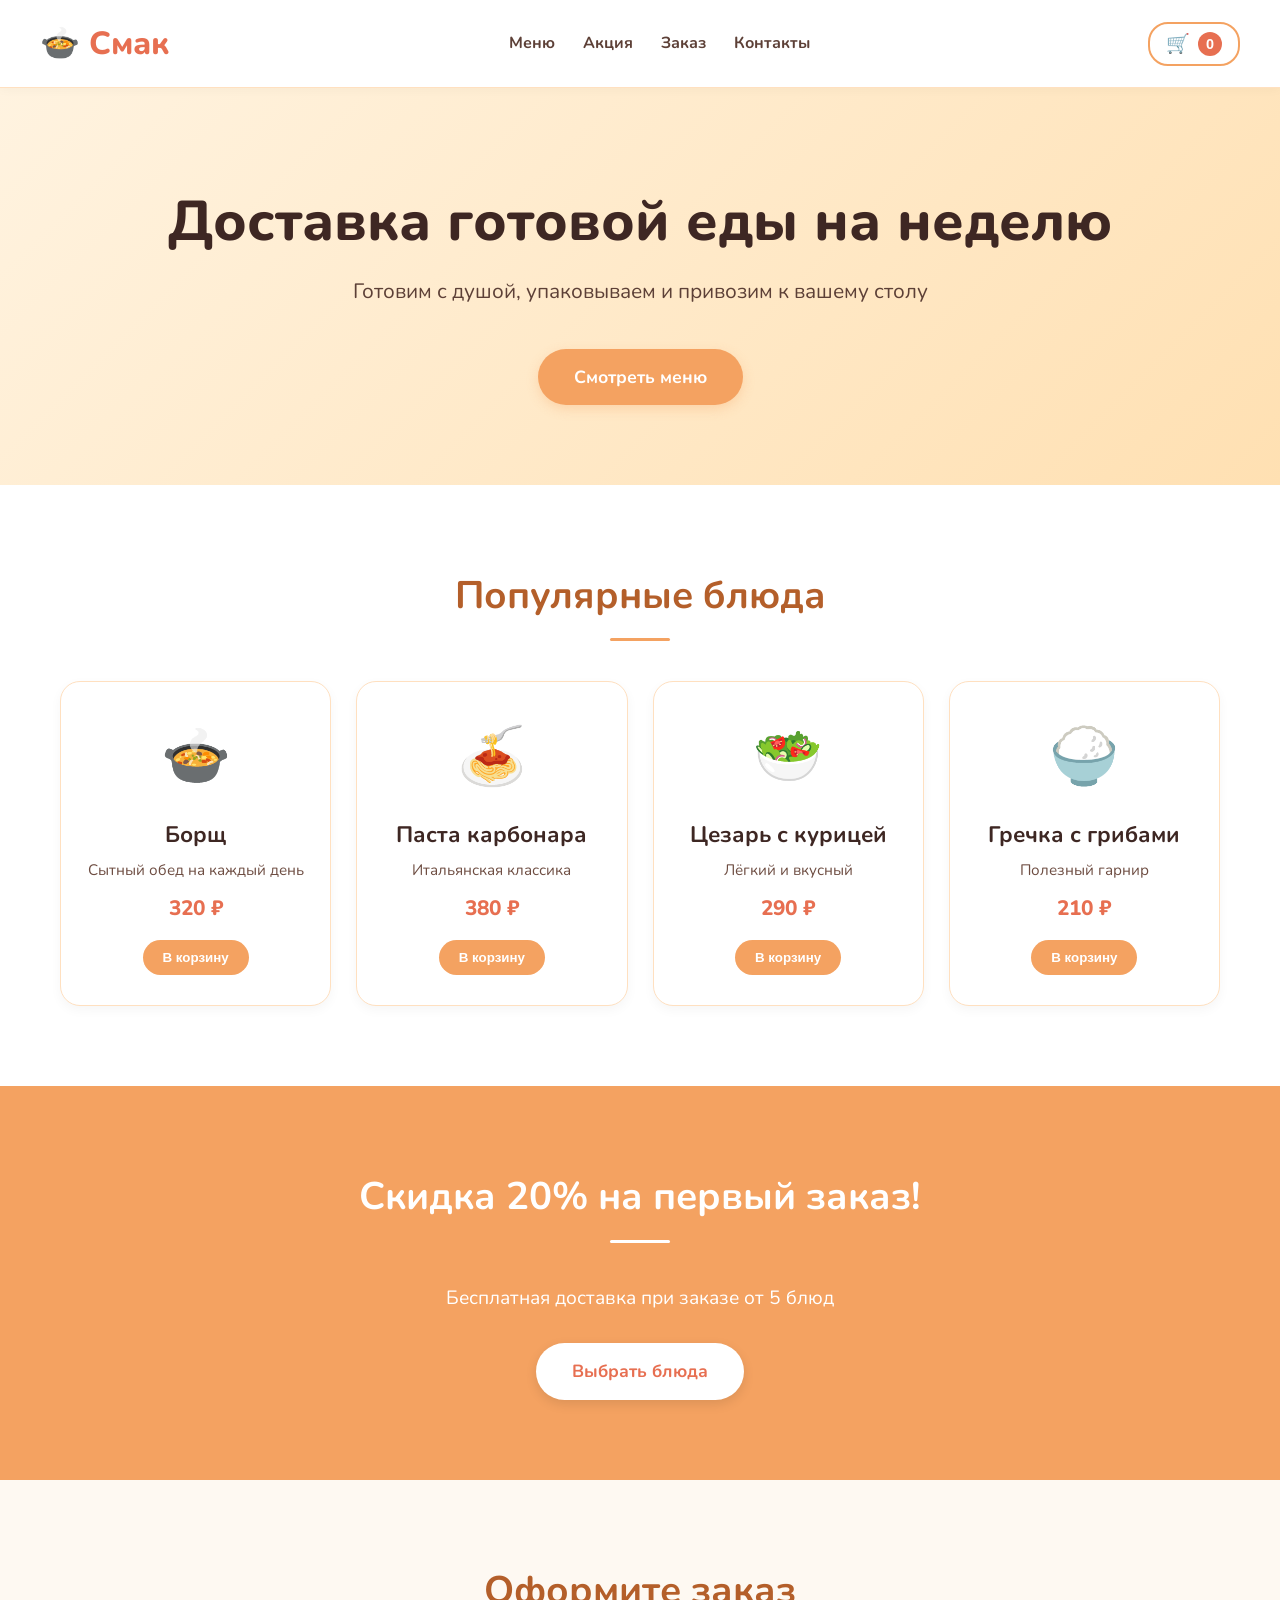
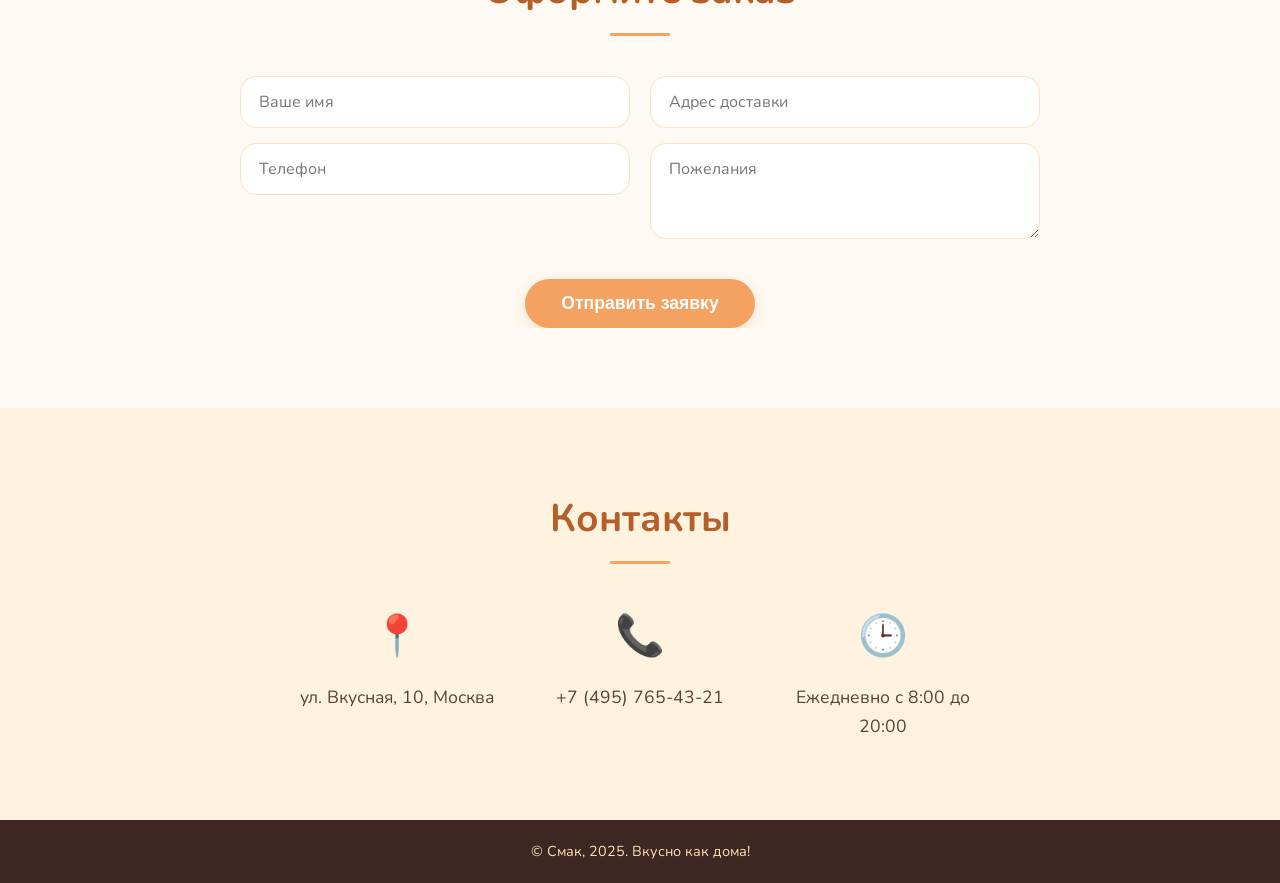
<file: smak/index.html>
<!DOCTYPE html>
<html lang="ru">
<head>
    <meta charset="UTF-8">
    <meta name="viewport" content="width=device-width, initial-scale=1.0">
    <title>Смак — доставка готовой еды на неделю</title>
    <link rel="preconnect" href="https://fonts.googleapis.com">
    <link rel="preconnect" href="https://fonts.gstatic.com" crossorigin>
    <link href="https://fonts.googleapis.com/css2?family=Nunito:wght@400;600;700;800&display=swap" rel="stylesheet">
    <link rel="stylesheet" href="style.css">
</head>
<body>
    <header class="header">
        <div class="container header__inner">
            <a href="#" class="logo">🍲 Смак</a>
            <nav class="nav">
                <a href="#menu">Меню</a>
                <a href="#sale">Акция</a>
                <a href="#order">Заказ</a>
                <a href="#contacts">Контакты</a>
            </nav>
            <!-- Кнопка корзины -->
            <button class="cart-btn" id="cartBtn">
                🛒 <span class="cart-count" id="cartCount">0</span>
            </button>
        </div>
    </header>

    <main>
        <!-- Hero -->
        <section class="hero">
            <div class="container">
                <h1>Доставка готовой еды на неделю</h1>
                <p>Готовим с душой, упаковываем и привозим к вашему столу</p>
                <a href="#menu" class="btn">Смотреть меню</a>
            </div>
        </section>

        <!-- Меню -->
        <section id="menu" class="section menu">
            <div class="container">
                <h2>Популярные блюда</h2>
                <div class="menu-grid" id="menuGrid">
                    <!-- Карточки будут вставлены через JS -->
                </div>
            </div>
        </section>

        <!-- Акция -->
        <section id="sale" class="section sale">
            <div class="container">
                <h2>Скидка 20% на первый заказ!</h2>
                <p>Бесплатная доставка при заказе от 5 блюд</p>
                <a href="#menu" class="btn btn-inverse">Выбрать блюда</a>
            </div>
        </section>

        <!-- Форма заказа -->
        <section id="order" class="section order">
            <div class="container">
                <h2>Оформите заказ</h2>
                <form id="orderForm" class="form">
                    <div class="form__col">
                        <input type="text" id="name" placeholder="Ваше имя" required>
                        <input type="tel" id="phone" placeholder="Телефон" required>
                    </div>
                    <div class="form__col">
                        <input type="text" id="address" placeholder="Адрес доставки" required>
                        <textarea id="comment" rows="3" placeholder="Пожелания"></textarea>
                    </div>
                    <button type="submit" class="btn form__btn">Отправить заявку</button>
                </form>
                <div id="orderMessage" class="form-message"></div>
            </div>
        </section>

        <!-- Контакты -->
        <section id="contacts" class="section contacts">
            <div class="container">
                <h2>Контакты</h2>
                <div class="contacts__grid">
                    <div class="contact-item">
                        <span class="contact-icon">📍</span>
                        <p>ул. Вкусная, 10, Москва</p>
                    </div>
                    <div class="contact-item">
                        <span class="contact-icon">📞</span>
                        <p>+7 (495) 765-43-21</p>
                    </div>
                    <div class="contact-item">
                        <span class="contact-icon">🕒</span>
                        <p>Ежедневно с 8:00 до 20:00</p>
                    </div>
                </div>
            </div>
        </section>
    </main>

    <!-- Модальное окно корзины -->
    <div class="cart-modal" id="cartModal">
        <div class="cart-modal__content">
            <span class="cart-modal__close" id="cartClose">&times;</span>
            <h2>Корзина</h2>
            <div id="cartItems" class="cart-items">
                <!-- Список блюд -->
            </div>
            <div class="cart-total">
                Итого: <span id="cartTotal">0</span> ₽
            </div>
            <button class="btn cart-order-btn" id="cartOrderBtn">Оформить заказ</button>
        </div>
    </div>

    <footer class="footer">
        <div class="container">
            <p>© Смак, 2025. Вкусно как дома!</p>
        </div>
    </footer>

    <script src="script.js"></script>
</body>
</html>
</file>
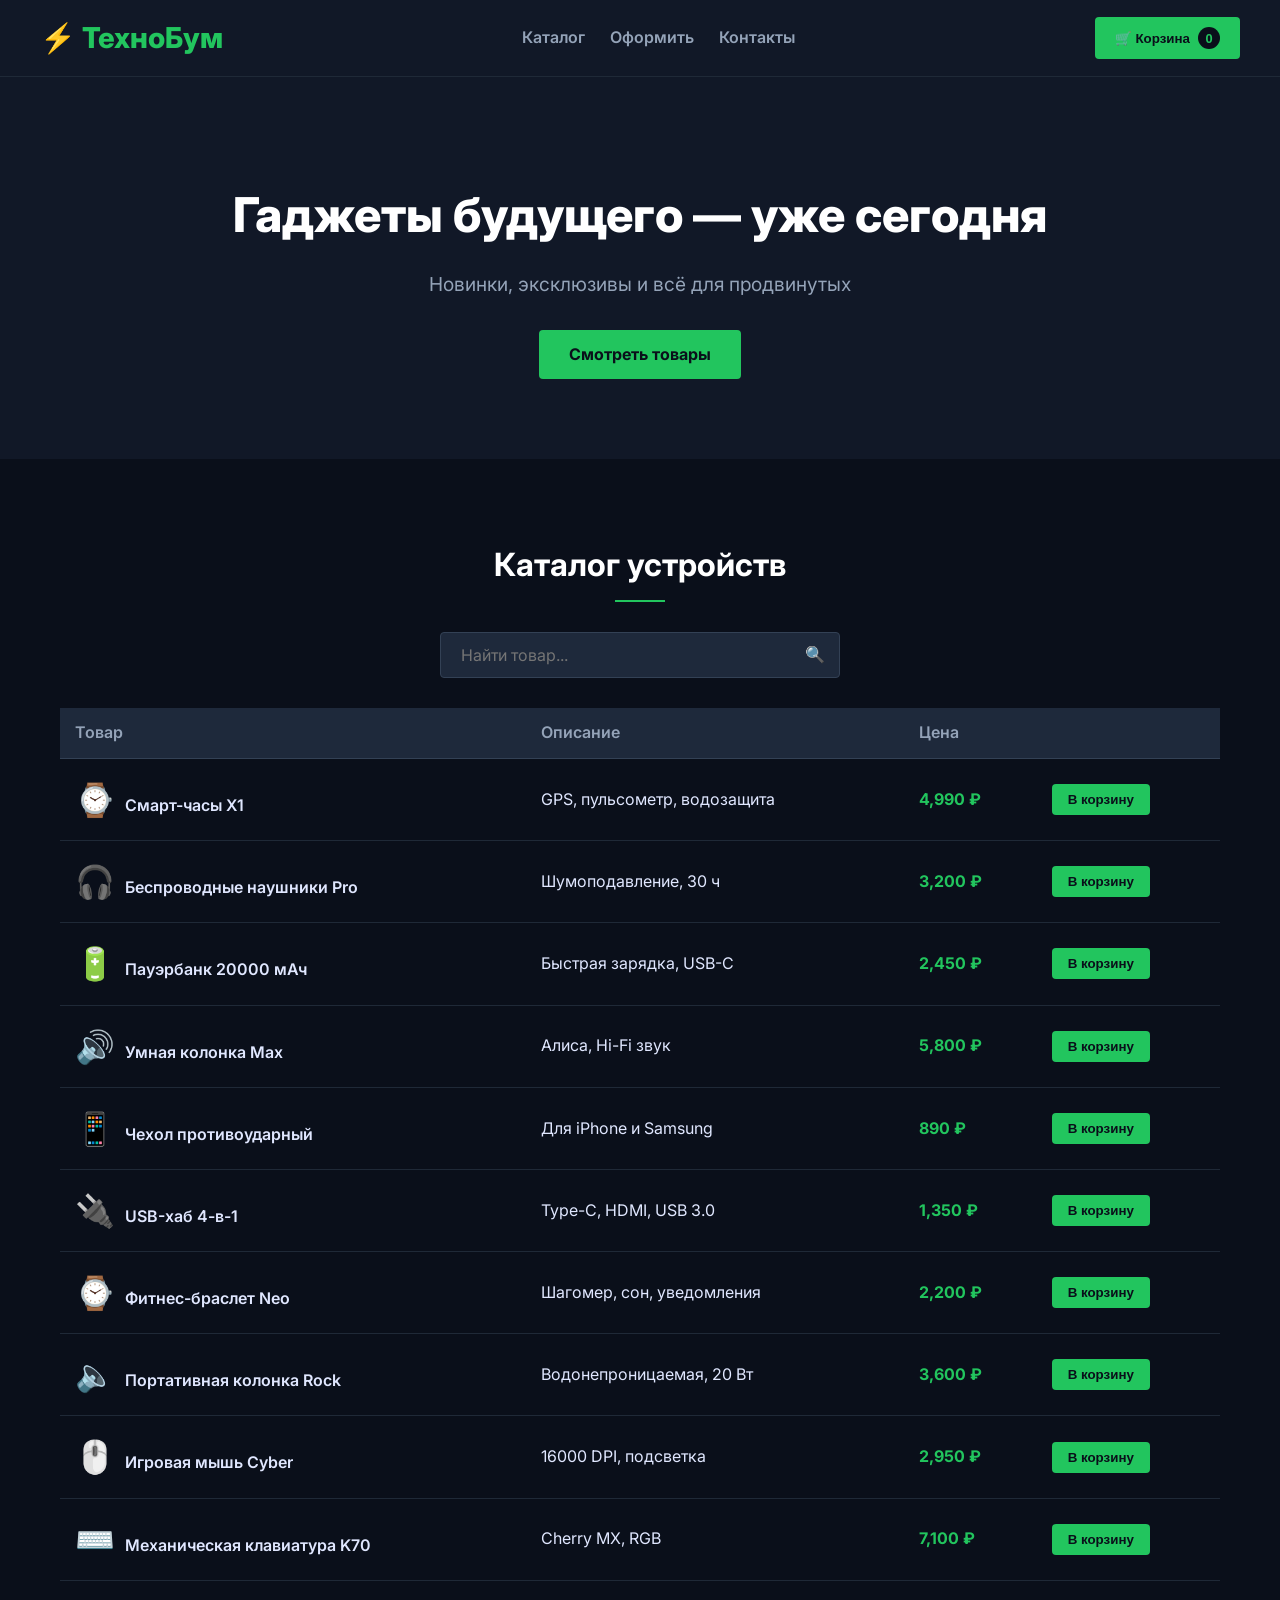
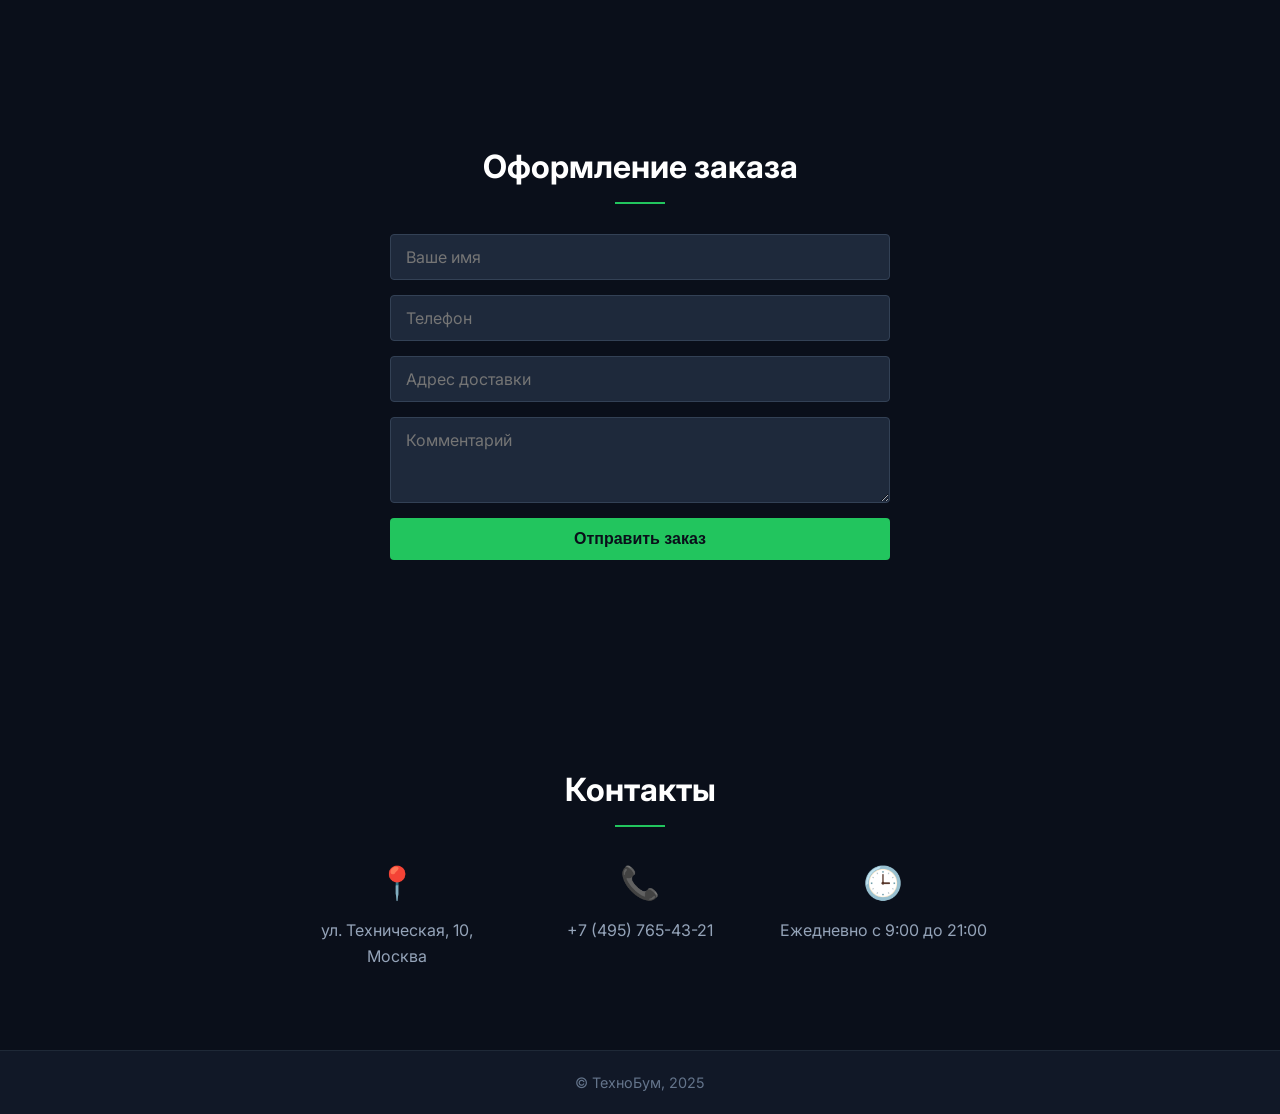
<file: technoboom/index.html>
<!DOCTYPE html>
<html lang="ru">
<head>
    <meta charset="UTF-8">
    <meta name="viewport" content="width=device-width, initial-scale=1.0">
    <title>ТехноБум — интернет-магазин электроники</title>
    <link href="https://fonts.googleapis.com/css2?family=Inter:wght@400;600;700&display=swap" rel="stylesheet">
    <link rel="stylesheet" href="style.css">
</head>
<body>
    <header class="header">
        <div class="container header__inner">
            <a href="#" class="logo">⚡ ТехноБум</a>
            <nav class="nav">
                <a href="#catalog">Каталог</a>
                <a href="#order">Оформить</a>
                <a href="#contacts">Контакты</a>
            </nav>
            <button class="cart-btn" id="cartBtn">
                🛒 Корзина <span class="cart-count" id="cartCount">0</span>
            </button>
        </div>
    </header>

    <!-- Выезжающая панель корзины -->
    <div class="cart-panel" id="cartPanel">
        <div class="cart-panel__header">
            <h2>Корзина</h2>
            <button class="cart-panel__close" id="cartPanelClose">&times;</button>
        </div>
        <div id="cartItems" class="cart-items"></div>
        <div class="cart-panel__footer">
            <div class="cart-total">Итого: <span id="cartTotal">0</span> ₽</div>
            <button class="btn cart-order-btn" id="cartOrderBtn">Оформить</button>
        </div>
    </div>

    <main>
        <section class="hero">
            <div class="container">
                <h1>Гаджеты будущего — уже сегодня</h1>
                <p>Новинки, эксклюзивы и всё для продвинутых</p>
                <a href="#catalog" class="btn">Смотреть товары</a>
            </div>
        </section>

        <section id="catalog" class="section catalog">
            <div class="container">
                <h2>Каталог устройств</h2>
                <div class="search-box">
                    <input type="text" id="searchInput" placeholder="Найти товар...">
                    <span class="search-icon">🔍</span>
                </div>
                <div class="table-wrapper">
                    <table class="catalog-table" id="catalogTable">
                        <thead>
                            <tr>
                                <th>Товар</th>
                                <th>Описание</th>
                                <th>Цена</th>
                                <th></th>
                            </tr>
                        </thead>
                        <tbody id="catalogBody"></tbody>
                    </table>
                </div>
            </div>
        </section>

        <section id="order" class="section order">
            <div class="container">
                <h2>Оформление заказа</h2>
                <form id="orderForm" class="form">
                    <input type="text" id="name" placeholder="Ваше имя" required>
                    <input type="tel" id="phone" placeholder="Телефон" required>
                    <input type="text" id="address" placeholder="Адрес доставки" required>
                    <textarea id="comment" rows="3" placeholder="Комментарий"></textarea>
                    <button type="submit" class="btn">Отправить заказ</button>
                </form>
                <div id="orderMessage" class="form-message"></div>
            </div>
        </section>

        <section id="contacts" class="section contacts">
            <div class="container">
                <h2>Контакты</h2>
                <div class="contacts__grid">
                    <div class="contact-item">
                        <span class="contact-icon">📍</span>
                        <p>ул. Техническая, 10, Москва</p>
                    </div>
                    <div class="contact-item">
                        <span class="contact-icon">📞</span>
                        <p>+7 (495) 765-43-21</p>
                    </div>
                    <div class="contact-item">
                        <span class="contact-icon">🕒</span>
                        <p>Ежедневно с 9:00 до 21:00</p>
                    </div>
                </div>
            </div>
        </section>
    </main>

    <footer class="footer">
        <div class="container">
            <p>© ТехноБум, 2025</p>
        </div>
    </footer>

    <script src="script.js"></script>
</body>
</html>
</file>
<file: smak/style.css>
* {
    margin: 0;
    padding: 0;
    box-sizing: border-box;
}

body {
    font-family: 'Nunito', sans-serif;
    background: #fef9f2;
    color: #2d2d2d;
    line-height: 1.6;
    /* фикс от горизонтального скролла на мобилках */
    overflow-x: hidden;
}

.container {
    max-width: 1200px;
    margin: 0 auto;
    padding: 0 20px;
    box-sizing: border-box;
}

h2 {
    font-size: 2.4rem;
    text-align: center;
    margin-bottom: 40px;
    color: #b45f2a;
    position: relative;
    word-break: break-word;
}

h2::after {
    content: '';
    display: block;
    width: 60px;
    height: 3px;
    background: #f4a261;
    margin: 12px auto 0;
    border-radius: 2px;
}

.btn {
    display: inline-block;
    background: #f4a261;
    color: #fff;
    padding: 14px 36px;
    border-radius: 40px;
    text-decoration: none;
    font-weight: 700;
    font-size: 1.1rem;
    border: none;
    cursor: pointer;
    transition: background 0.3s, transform 0.2s, box-shadow 0.2s;
    box-shadow: 0 4px 12px rgba(244,162,97,0.3);
    white-space: nowrap; /* чтобы кнопка не разрывалась */
}

.btn:hover {
    background: #e76f51;
    transform: translateY(-2px);
    box-shadow: 0 6px 18px rgba(244,162,97,0.5);
}

.btn-inverse {
    background: #fff;
    color: #e76f51;
    box-shadow: 0 4px 12px rgba(0,0,0,0.1);
}

.btn-inverse:hover {
    background: #fef3e7;
}

/* Шапка */
.header {
    background: #fff;
    border-bottom: 1px solid #ffe0c0;
    position: sticky;
    top: 0;
    z-index: 100;
    box-shadow: 0 2px 10px rgba(0,0,0,0.03);
}

.header__inner {
    display: flex;
    justify-content: space-between;
    align-items: center;
    padding: 18px 0;
    flex-wrap: wrap;
    gap: 10px;
}

.logo {
    font-size: 2rem;
    font-weight: 800;
    color: #e76f51;
    text-decoration: none;
    white-space: nowrap;
}

.nav {
    display: flex;
    gap: 28px;
    flex-wrap: wrap;
    justify-content: center;
}

.nav a {
    color: #5d4037;
    text-decoration: none;
    font-weight: 700;
    transition: color 0.2s;
    white-space: nowrap;
}

.nav a:hover {
    color: #e76f51;
}

/* Кнопка корзины */
.cart-btn {
    background: none;
    border: 2px solid #f4a261;
    border-radius: 20px;
    padding: 8px 16px;
    cursor: pointer;
    font-size: 1.2rem;
    font-weight: 700;
    color: #e76f51;
    display: flex;
    align-items: center;
    gap: 8px;
    transition: background 0.2s;
    white-space: nowrap;
}

.cart-btn:hover {
    background: #fff7ed;
}

.cart-count {
    background: #e76f51;
    color: #fff;
    border-radius: 50%;
    width: 24px;
    height: 24px;
    display: inline-flex;
    align-items: center;
    justify-content: center;
    font-size: 0.9rem;
    font-weight: 800;
}

/* Hero */
.hero {
    padding: 100px 0 80px;
    text-align: center;
    background: linear-gradient(135deg, #fff3e0 0%, #ffe0b2 100%);
    overflow: hidden;
}

.hero h1 {
    font-size: 3.5rem;
    font-weight: 800;
    color: #3e2723;
    margin-bottom: 20px;
    line-height: 1.2;
    word-break: break-word;
}

.hero p {
    font-size: 1.3rem;
    color: #5d4037;
    max-width: 600px;
    margin: 0 auto 40px;
    word-break: break-word;
}

/* Секции */
.section {
    padding: 80px 0;
}

/* Меню */
.menu {
    background: #fff;
}

.menu-grid {
    display: grid;
    grid-template-columns: repeat(auto-fill, minmax(250px, 1fr));
    gap: 25px;
}

.menu-card {
    background: #fff;
    border: 1px solid #ffe0c0;
    border-radius: 20px;
    padding: 30px 20px;
    text-align: center;
    box-shadow: 0 4px 12px rgba(0,0,0,0.04);
    transition: transform 0.3s;
    display: flex;
    flex-direction: column;
    align-items: center;
    overflow: hidden; /* на случай длинных слов */
}

.menu-card:hover {
    transform: translateY(-5px);
}

.menu-card__img {
    font-size: 3.5rem;
    margin-bottom: 15px;
}

.menu-card h3 {
    font-size: 1.4rem;
    color: #3e2723;
    margin-bottom: 5px;
    word-break: break-word;
}

.menu-card p {
    color: #6d4c41;
    font-size: 0.95rem;
    margin-bottom: 10px;
    word-break: break-word;
}

.price {
    display: block;
    font-weight: 800;
    font-size: 1.3rem;
    color: #e76f51;
    margin-bottom: 15px;
    word-break: break-word;
}

.add-to-cart-btn {
    background: #f4a261;
    color: #fff;
    border: none;
    border-radius: 20px;
    padding: 10px 20px;
    font-weight: 700;
    cursor: pointer;
    transition: background 0.2s;
    margin-top: auto;
    white-space: nowrap;
}

.add-to-cart-btn:hover {
    background: #e76f51;
}

/* Акция */
.sale {
    background: #f4a261;
    color: #fff;
    text-align: center;
    overflow: hidden;
}

.sale h2 {
    color: #fff;
    word-break: break-word;
}

.sale h2::after {
    background: #fff;
}

.sale p {
    margin-bottom: 30px;
    font-size: 1.2rem;
    word-break: break-word;
}

/* Форма заказа */
.form {
    max-width: 800px;
    margin: 0 auto;
    display: grid;
    grid-template-columns: 1fr 1fr;
    gap: 20px;
    overflow: hidden; /* ключевой фикс */
}

.form__col {
    display: flex;
    flex-direction: column;
    gap: 15px;
    min-width: 0; /* разрешает сжатие */
}

.form input,
.form textarea {
    background: #fff;
    border: 1px solid #ffe0c0;
    border-radius: 16px;
    padding: 14px 18px;
    font-family: inherit;
    font-size: 1rem;
    transition: border-color 0.3s;
    width: 100%;
    box-sizing: border-box;
    overflow: hidden;
    word-break: break-word;
}

.form input:focus,
.form textarea:focus {
    outline: none;
    border-color: #f4a261;
    box-shadow: 0 0 12px rgba(244,162,97,0.3);
}

.form__btn {
    grid-column: span 2;
    justify-self: center;
    margin-top: 20px;
    white-space: nowrap;
}

/* Сообщение формы – максимальная защита */
/* Фикс растягивания */
.form {
    max-width: 800px !important;
    width: 100% !important;
    overflow: hidden !important;
    box-sizing: border-box;
}
.form__col {
    min-width: 0; /* разрешает сжатие внутри grid */
}
.form input,
.form textarea {
    max-width: 100% !important;
    box-sizing: border-box;
}
#orderMessage,
.form-message {
    max-width: 100% !important;
    word-break: break-word;
    overflow-wrap: anywhere;
    overflow: hidden !important;
    text-overflow: ellipsis;
    white-space: nowrap;
    box-sizing: border-box;
    display: block;
}
@media (max-width: 768px) {
    #orderMessage,
    .form-message {
        white-space: normal; /* на мобилах перенос разрешён */
    }
}
/* Контакты */
.contacts {
    background: #fff3e0;
    overflow: hidden;
}

.contacts__grid {
    display: grid;
    grid-template-columns: repeat(3, 1fr);
    gap: 30px;
    text-align: center;
    max-width: 700px;
    margin: 0 auto;
}

.contact-icon {
    font-size: 2.5rem;
    display: block;
    margin-bottom: 15px;
}

.contact-item p {
    font-size: 1.1rem;
    line-height: 1.6;
    color: #5d4037;
    word-break: break-word;
}

/* Модальное окно корзины */
.cart-modal {
    display: none;
    position: fixed;
    z-index: 200;
    left: 0;
    top: 0;
    width: 100%;
    height: 100%;
    background: rgba(0,0,0,0.4);
    align-items: center;
    justify-content: center;
}

.cart-modal.show {
    display: flex;
}

.cart-modal__content {
    background: #fff;
    border-radius: 20px;
    max-width: 500px;
    width: 90%;
    padding: 30px;
    position: relative;
    max-height: 80vh;
    overflow-y: auto;
    overflow-x: hidden; /* горизонтальный скролл запрещён */
    box-sizing: border-box;
}

.cart-modal__close {
    position: absolute;
    top: 15px;
    right: 20px;
    font-size: 2rem;
    color: #999;
    cursor: pointer;
}

.cart-items {
    margin: 20px 0;
    overflow: hidden;
}

.cart-item {
    display: flex;
    justify-content: space-between;
    align-items: center;
    padding: 10px 0;
    border-bottom: 1px solid #eee;
    gap: 10px;
    flex-wrap: wrap; /* на экстренный случай */
}

.cart-item-name {
    flex: 2;
    font-weight: 600;
    word-break: break-word;
}

.cart-item-price {
    flex: 1;
    text-align: right;
    font-weight: 700;
    color: #e76f51;
    white-space: nowrap;
}

.cart-item-controls {
    display: flex;
    align-items: center;
    gap: 8px;
    margin-left: 15px;
    flex-shrink: 0;
}

.cart-item-btn {
    background: #f4a261;
    color: #fff;
    border: none;
    border-radius: 50%;
    width: 28px;
    height: 28px;
    font-weight: 700;
    cursor: pointer;
    display: flex;
    align-items: center;
    justify-content: center;
    flex-shrink: 0;
}

.cart-item-qty {
    font-weight: 700;
    min-width: 20px;
    text-align: center;
}

.cart-total {
    font-size: 1.3rem;
    font-weight: 800;
    text-align: right;
    margin-top: 20px;
    word-break: break-word;
}

.cart-order-btn {
    width: 100%;
    margin-top: 20px;
    white-space: nowrap;
}

/* Подвал */
.footer {
    background: #3e2723;
    color: #ffe0b2;
    text-align: center;
    padding: 20px 0;
    font-size: 0.9rem;
    word-break: break-word;
}

@media (max-width: 768px) {
    .hero h1 {
        font-size: 2.5rem;
    }
    .form {
        grid-template-columns: 1fr;
    }
    .form__btn {
        grid-column: span 1;
    }
    .contacts__grid {
        grid-template-columns: 1fr;
    }
    .header__inner {
        flex-wrap: wrap;
        gap: 10px;
    }
    .nav {
        order: 3;
        width: 100%;
        justify-content: center;
    }
    /* дополнительно для мобилок */
    .container {
        padding: 0 15px;
    }
}

/* Запрет растягивания полей влево-вправо */
textarea {
    resize: vertical !important;   /* можно только вверх-вниз */
    max-width: 100% !important;
}

input[type="text"],
input[type="tel"],
input[type="email"] {
    max-width: 100% !important;
    box-sizing: border-box;
}

/* На всякий случай ограничим все контейнеры формы */
.form,
.contact__form,
.order__form {
    max-width: 100%;
    overflow: hidden;
}
</file>
<file: technoboom/style.css>
* {
    margin: 0;
    padding: 0;
    box-sizing: border-box;
}

body {
    font-family: 'Inter', sans-serif;
    background: #0a0f1a;
    color: #e0e7ff;
    line-height: 1.6;
}

.container {
    max-width: 1200px;
    margin: 0 auto;
    padding: 0 20px;
}

h2 {
    font-size: 2rem;
    text-align: center;
    margin-bottom: 30px;
    color: #fff;
    position: relative;
}

h2::after {
    content: '';
    display: block;
    width: 50px;
    height: 2px;
    background: #22c55e;
    margin: 10px auto 0;
}

.btn {
    display: inline-block;
    background: #22c55e;
    color: #0a0f1a;
    padding: 12px 30px;
    border-radius: 4px;
    text-decoration: none;
    font-weight: 700;
    font-size: 1rem;
    border: none;
    cursor: pointer;
    transition: background 0.3s;
}

.btn:hover {
    background: #16a34a;
}

/* Шапка */
.header {
    background: #111827;
    border-bottom: 1px solid #1f2937;
    position: sticky;
    top: 0;
    z-index: 100;
}

.header__inner {
    display: flex;
    justify-content: space-between;
    align-items: center;
    padding: 15px 0;
    flex-wrap: wrap;
    gap: 15px;
}

.logo {
    font-size: 1.8rem;
    font-weight: 800;
    color: #22c55e;
    text-decoration: none;
}

.nav {
    display: flex;
    gap: 25px;
}

.nav a {
    color: #94a3b8;
    text-decoration: none;
    font-weight: 600;
    transition: color 0.2s;
}

.nav a:hover {
    color: #22c55e;
}

.cart-btn {
    background: #22c55e;
    color: #0a0f1a;
    border: none;
    padding: 10px 20px;
    border-radius: 4px;
    font-weight: 700;
    cursor: pointer;
    display: flex;
    align-items: center;
    gap: 8px;
    transition: background 0.2s;
}

.cart-btn:hover {
    background: #16a34a;
}

.cart-count {
    background: #0a0f1a;
    color: #22c55e;
    border-radius: 50%;
    width: 22px;
    height: 22px;
    display: inline-flex;
    align-items: center;
    justify-content: center;
    font-size: 0.8rem;
}

/* Выезжающая панель корзины */
.cart-panel {
    position: fixed;
    top: 0;
    right: -420px;
    width: 400px;
    max-width: 100%;
    height: 100%;
    background: #1e293b;
    border-left: 1px solid #334155;
    z-index: 200;
    transition: right 0.3s ease;
    display: flex;
    flex-direction: column;
}

.cart-panel.show {
    right: 0;
}

.cart-panel__header {
    display: flex;
    justify-content: space-between;
    align-items: center;
    padding: 20px;
    border-bottom: 1px solid #334155;
}

.cart-panel__header h2 {
    font-size: 1.5rem;
    color: #fff;
    margin: 0;
}

.cart-panel__close {
    background: none;
    border: none;
    color: #94a3b8;
    font-size: 2rem;
    cursor: pointer;
    transition: color 0.2s;
}

.cart-panel__close:hover {
    color: #22c55e;
}

.cart-items {
    flex: 1;
    overflow-y: auto;
    padding: 20px;
}

.cart-item {
    display: flex;
    justify-content: space-between;
    align-items: center;
    padding: 12px 0;
    border-bottom: 1px solid #334155;
    gap: 10px;
}

.cart-item-name {
    flex: 2;
    font-weight: 600;
    word-break: break-word;
}

.cart-item-price {
    flex: 1;
    text-align: right;
    font-weight: 700;
    color: #22c55e;
}

.cart-item-controls {
    display: flex;
    align-items: center;
    gap: 8px;
    margin-left: 10px;
}

.cart-item-btn {
    background: #334155;
    border: none;
    color: #fff;
    border-radius: 50%;
    width: 28px;
    height: 28px;
    font-weight: 700;
    cursor: pointer;
    display: flex;
    align-items: center;
    justify-content: center;
    transition: background 0.2s;
}

.cart-item-btn:hover {
    background: #22c55e;
}

.cart-panel__footer {
    padding: 20px;
    border-top: 1px solid #334155;
}

.cart-total {
    font-size: 1.3rem;
    font-weight: 800;
    margin-bottom: 15px;
    text-align: right;
    color: #22c55e;
}

.cart-order-btn {
    width: 100%;
}

/* Hero */
.hero {
    padding: 100px 0 80px;
    text-align: center;
    background: #111827;
}

.hero h1 {
    font-size: 3rem;
    font-weight: 800;
    color: #fff;
    margin-bottom: 15px;
}

.hero p {
    font-size: 1.2rem;
    color: #94a3b8;
    max-width: 500px;
    margin: 0 auto 30px;
}

/* Секции */
.section {
    padding: 80px 0;
}

/* Поиск */
.search-box {
    position: relative;
    max-width: 400px;
    margin: 0 auto 30px;
}

.search-box input {
    width: 100%;
    padding: 12px 50px 12px 20px;
    background: #1e293b;
    border: 1px solid #334155;
    border-radius: 4px;
    color: #fff;
    font-family: inherit;
    font-size: 1rem;
    outline: none;
    transition: border-color 0.3s;
}

.search-box input:focus {
    border-color: #22c55e;
}

.search-icon {
    position: absolute;
    right: 15px;
    top: 50%;
    transform: translateY(-50%);
    color: #22c55e;
}

/* Таблица */
.table-wrapper {
    overflow-x: auto;
}

.catalog-table {
    width: 100%;
    border-collapse: collapse;
    text-align: left;
}

.catalog-table th {
    background: #1e293b;
    color: #94a3b8;
    font-weight: 600;
    padding: 12px 15px;
    border-bottom: 1px solid #334155;
}

.catalog-table td {
    padding: 15px;
    border-bottom: 1px solid #1f2937;
    vertical-align: middle;
}

.catalog-table tr:hover td {
    background: rgba(34,197,94,0.05);
}

.product-emoji {
    font-size: 2rem;
    margin-right: 10px;
}

.product-name {
    font-weight: 600;
}

.price-col {
    font-weight: 700;
    color: #22c55e;
    white-space: nowrap;
}

.add-to-cart-btn {
    background: #22c55e;
    color: #0a0f1a;
    border: none;
    padding: 8px 16px;
    border-radius: 4px;
    font-weight: 600;
    cursor: pointer;
    transition: background 0.2s;
}

.add-to-cart-btn:hover {
    background: #16a34a;
}

/* Форма */
.form {
    max-width: 500px;
    width: 100%;
    overflow: hidden;
    box-sizing: border-box;
    margin: 0 auto;
    display: flex;
    flex-direction: column;
    gap: 15px;
}

.form input,
.form textarea {
    background: #1e293b;
    border: 1px solid #334155;
    border-radius: 4px;
    padding: 12px 15px;
    color: #fff;
    font-family: inherit;
    font-size: 1rem;
    transition: border-color 0.3s;
    max-width: 100%;
    box-sizing: border-box;
}

/* Запрет растягивания влево/вправо для textarea */
.form textarea {
    resize: vertical;
}

.form input:focus,
.form textarea:focus {
    outline: none;
    border-color: #22c55e;
}

/* Сообщение формы */
#orderMessage,
.form-message {
    min-height: 24px;
    max-width: 100%;
    word-break: break-word;
    overflow-wrap: anywhere;
    overflow: hidden;
    text-overflow: ellipsis;
    white-space: nowrap;
    box-sizing: border-box;
    display: block;
    text-align: center;
    font-weight: 600;
    margin: 20px auto 0;
    color: #22c55e;
}

@media (max-width: 768px) {
    #orderMessage,
    .form-message {
        white-space: normal;
    }
}

/* Контакты */
.contacts__grid {
    display: grid;
    grid-template-columns: repeat(3, 1fr);
    gap: 30px;
    text-align: center;
    max-width: 700px;
    margin: 0 auto;
}

.contact-icon {
    font-size: 2rem;
    display: block;
    margin-bottom: 10px;
}

.contact-item p {
    color: #94a3b8;
}

/* Подвал */
.footer {
    background: #111827;
    text-align: center;
    padding: 20px 0;
    color: #64748b;
    font-size: 0.9rem;
    border-top: 1px solid #1f2937;
}

@media (max-width: 768px) {
    .header__inner {
        flex-direction: column;
        gap: 15px;
    }
    .nav {
        width: 100%;
        justify-content: center;
    }
    .contacts__grid {
        grid-template-columns: 1fr;
    }
    .cart-panel {
        width: 100%;
        right: -100%;
    }
}
</file>
